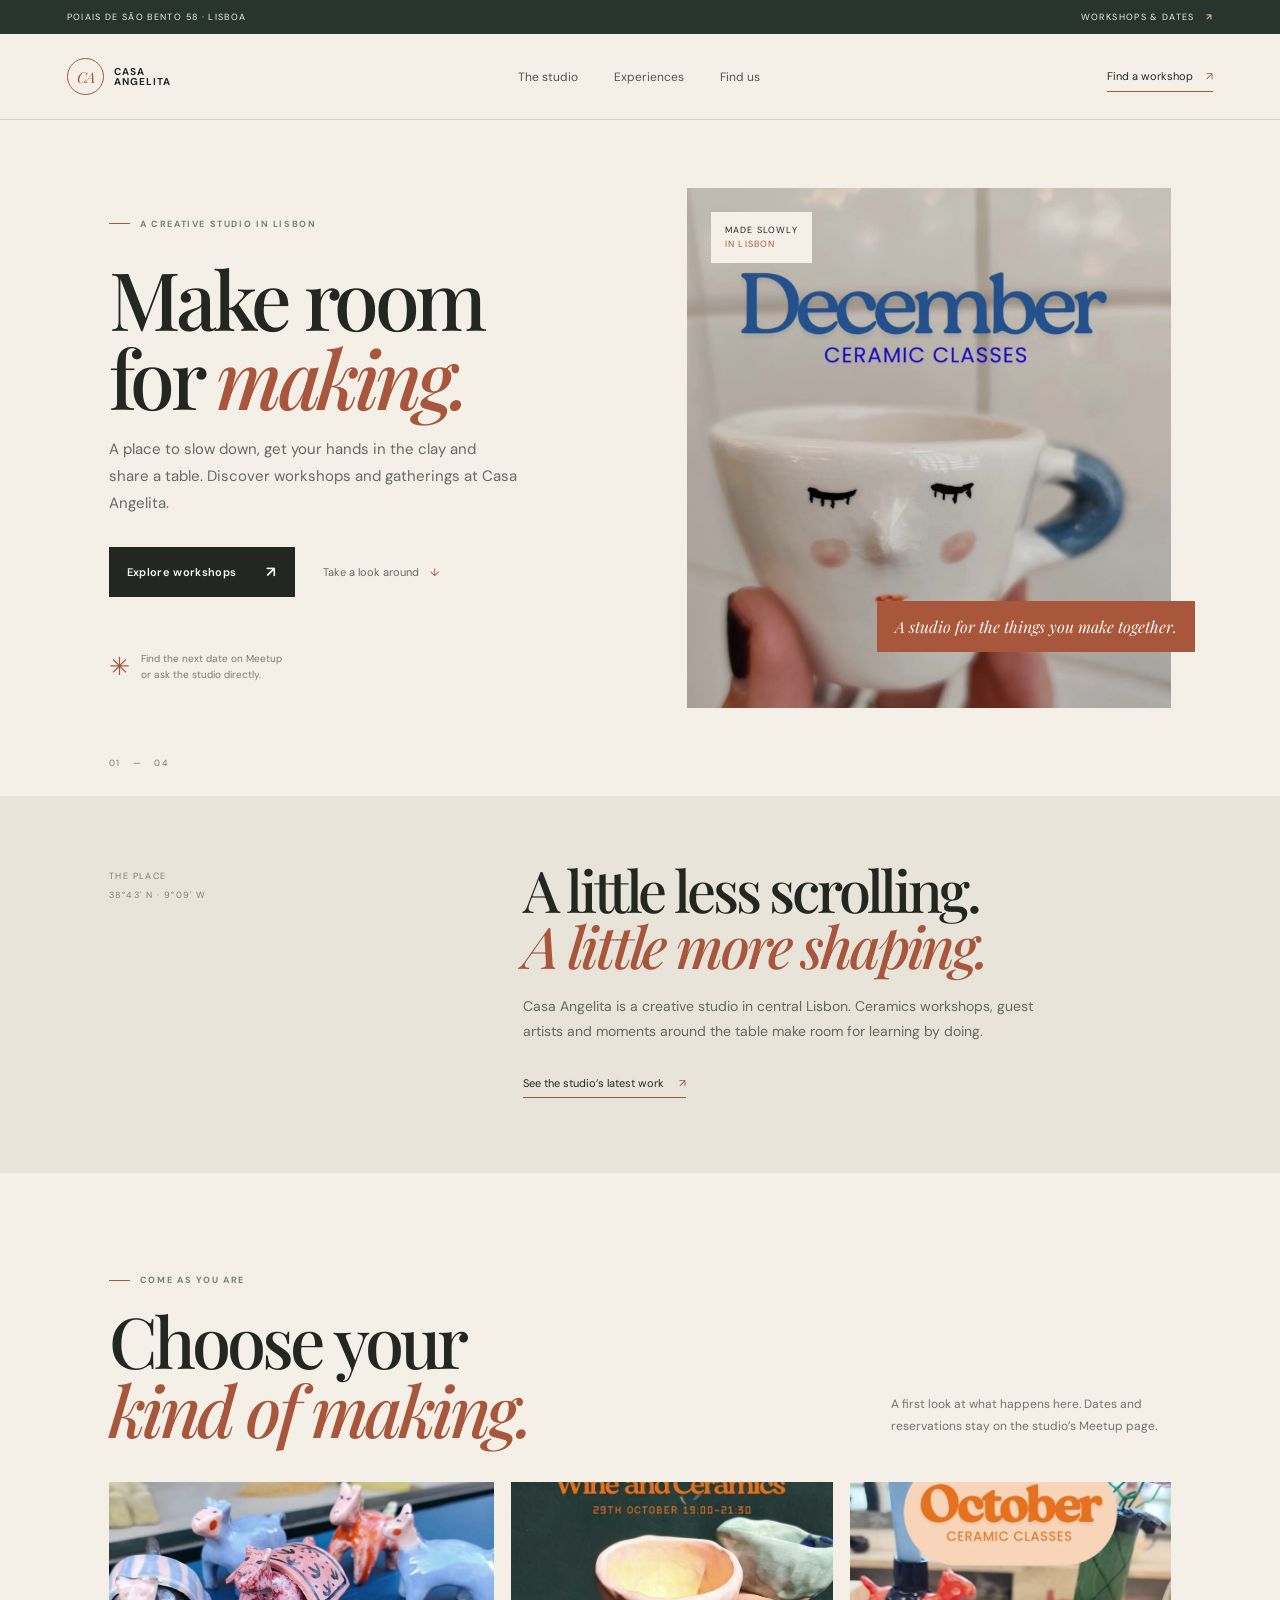
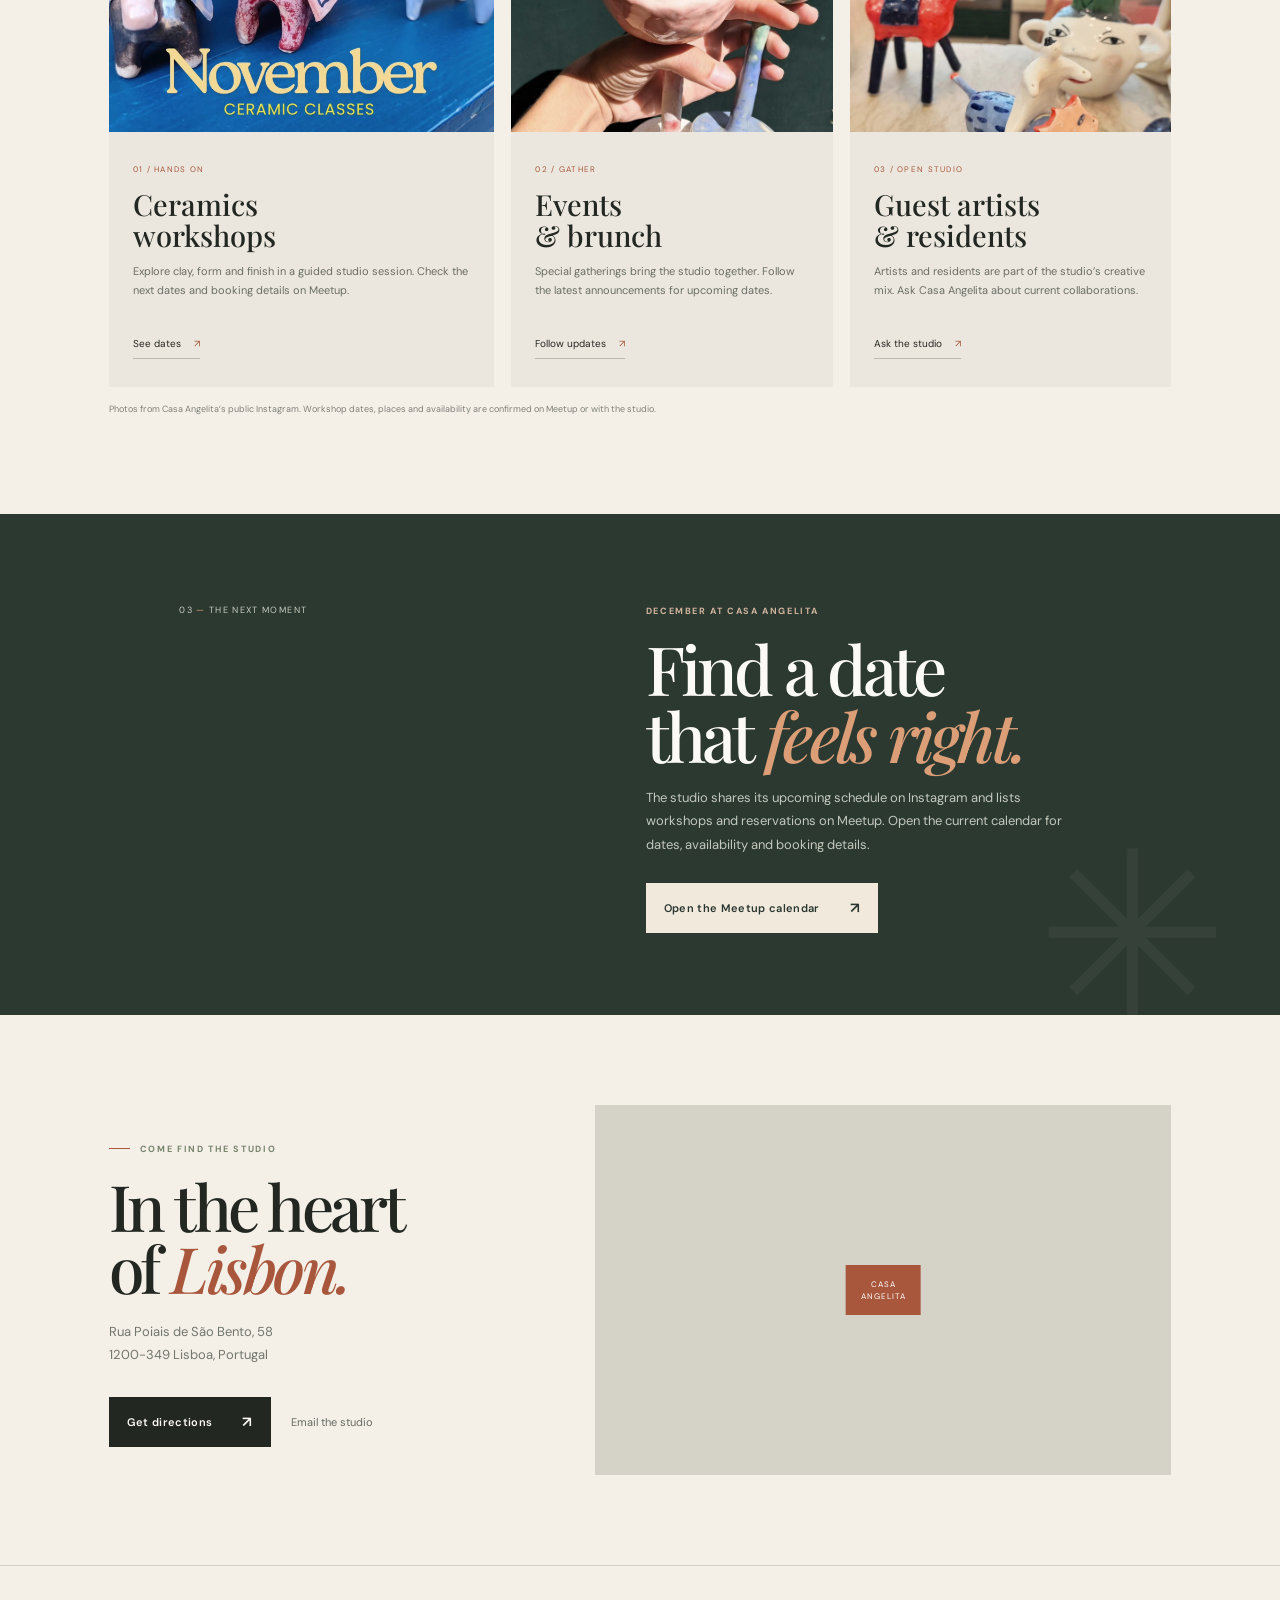
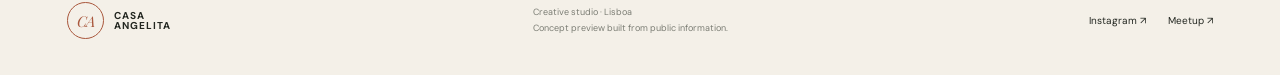
<file: index.html>
<!doctype html>
<html lang="en">
<head>
  <meta charset="utf-8"><meta name="viewport" content="width=device-width,initial-scale=1">
  <meta name="theme-color" content="#f4f0e8">
  <meta name="description" content="A concept preview for Casa Angelita, a creative studio in Lisbon for ceramics, workshops and shared moments.">
  <title>Casa Angelita — Make room for making</title>
  <link rel="preconnect" href="https://fonts.googleapis.com"><link rel="preconnect" href="https://fonts.gstatic.com" crossorigin>
  <link href="https://fonts.googleapis.com/css2?family=DM+Sans:wght@400;500;600;700&family=Playfair+Display:ital,wght@0,500;0,600;0,700;1,500;1,600&display=swap" rel="stylesheet">
  <link rel="stylesheet" href="style.css">
</head>
<body>
  <div class="topline"><span>POIAIS DE SÃO BENTO 58 · LISBOA</span><a href="https://www.meetup.com/casa-angelita-ceramics/" target="_blank" rel="noreferrer">WORKSHOPS & DATES <b>↗</b></a></div>
  <header class="site-header"><a class="wordmark" href="#top" aria-label="Casa Angelita home"><span class="mark">CA</span><span>CASA<br>ANGELITA</span></a><nav aria-label="Main navigation"><a href="#studio">The studio</a><a href="#experiences">Experiences</a><a href="#visit">Find us</a></nav><a class="nav-cta" href="https://www.meetup.com/casa-angelita-ceramics/" target="_blank" rel="noreferrer">Find a workshop <span>↗</span></a><button class="menu" aria-label="Open navigation" aria-expanded="false">☰</button></header>
  <main id="top">
    <section class="hero">
      <div class="hero-copy"><p class="eyebrow"><span></span> A CREATIVE STUDIO IN LISBON</p><h1>Make room<br>for <em>making.</em></h1><p class="intro">A place to slow down, get your hands in the clay and share a table. Discover workshops and gatherings at Casa Angelita.</p><div class="actions"><a class="button dark" href="https://www.meetup.com/casa-angelita-ceramics/" target="_blank" rel="noreferrer">Explore workshops <span>↗</span></a><a class="quiet-link" href="#experiences">Take a look around <span>↓</span></a></div><div class="hero-note"><span class="sun">✳</span><span>Find the next date on Meetup<br>or ask the studio directly.</span></div></div>
      <div class="hero-photo"><img src="assets/studio-cup.jpg" alt="Ceramic cup and handmade pottery at Casa Angelita, Instagram post from November 24, 2026"><div class="photo-stamp">MADE SLOWLY<br><span>IN LISBON</span></div><p class="photo-caption">A studio for the things you make together.</p></div>
      <div class="hero-index">01 <i>—</i> 04</div>
    </section>
    <section class="manifesto" id="studio"><div class="manifesto-label"><span>THE PLACE</span><span>38°43' N · 9°09' W</span></div><div class="manifesto-content"><h2>A little less scrolling.<br><em>A little more shaping.</em></h2><p>Casa Angelita is a creative studio in central Lisbon. Ceramics workshops, guest artists and moments around the table make room for learning by doing.</p><a class="under-link" href="https://www.instagram.com/casaangelita.ceramics/" target="_blank" rel="noreferrer">See the studio’s latest work <span>↗</span></a></div></section>
    <section class="experiences" id="experiences"><div class="section-head"><div><p class="eyebrow"><span></span> COME AS YOU ARE</p><h2>Choose your<br><em>kind of making.</em></h2></div><p class="section-side">A first look at what happens here. Dates and reservations stay on the studio’s Meetup page.</p></div><div class="experience-grid">
      <article class="experience featured"><div class="card-photo"><img src="assets/clay-form.jpg" alt="A hand-built ceramic piece featured by Casa Angelita in October 2026"></div><div class="card-copy"><span class="card-no">01 / HANDS ON</span><h3>Ceramics<br>workshops</h3><p>Explore clay, form and finish in a guided studio session. Check the next dates and booking details on Meetup.</p><a href="https://www.meetup.com/casa-angelita-ceramics/" target="_blank" rel="noreferrer" aria-label="See ceramics workshops on Meetup">See dates <span>↗</span></a></div></article>
      <article class="experience"><div class="card-photo"><img src="assets/tableware.jpg" alt="Ceramic tableware shown in a Casa Angelita post from October 2026"></div><div class="card-copy"><span class="card-no">02 / GATHER</span><h3>Events<br>& brunch</h3><p>Special gatherings bring the studio together. Follow the latest announcements for upcoming dates.</p><a href="https://www.instagram.com/casaangelita.ceramics/" target="_blank" rel="noreferrer">Follow updates <span>↗</span></a></div></article>
      <article class="experience"><div class="card-photo"><img src="assets/studio-detail.jpg" alt="An expressive ceramic piece shared by Casa Angelita"></div><div class="card-copy"><span class="card-no">03 / OPEN STUDIO</span><h3>Guest artists<br>& residents</h3><p>Artists and residents are part of the studio’s creative mix. Ask Casa Angelita about current collaborations.</p><a href="mailto:casaangelitalisboa@gmail.com?subject=Casa%20Angelita%20studio%20enquiry">Ask the studio <span>↗</span></a></div></article>
    </div><p class="image-note">Photos from Casa Angelita’s public Instagram. Workshop dates, places and availability are confirmed on Meetup or with the studio.</p></section>
    <section class="calendar"><div class="calendar-mark">03 <span>—</span> THE NEXT MOMENT</div><div><p class="eyebrow">DECEMBER AT CASA ANGELITA</p><h2>Find a date<br>that <em>feels right.</em></h2><p>The studio shares its upcoming schedule on Instagram and lists workshops and reservations on Meetup. Open the current calendar for dates, availability and booking details.</p><a class="button cream" href="https://www.meetup.com/casa-angelita-ceramics/" target="_blank" rel="noreferrer">Open the Meetup calendar <span>↗</span></a></div><div class="calendar-ornament" aria-hidden="true">✳</div></section>
    <section class="visit" id="visit"><div class="visit-copy"><p class="eyebrow"><span></span> COME FIND THE STUDIO</p><h2>In the heart<br>of <em>Lisbon.</em></h2><p>Rua Poiais de São Bento, 58<br>1200-349 Lisboa, Portugal</p><div class="actions"><a class="button dark" href="https://maps.google.com/?q=Rua+Poiais+de+S%C3%A3o+Bento+58,+1200-349+Lisboa" target="_blank" rel="noreferrer">Get directions <span>↗</span></a><a class="quiet-link" href="mailto:casaangelitalisboa@gmail.com">Email the studio</a></div></div><div class="map"><iframe title="Map to Casa Angelita in Lisbon" loading="lazy" src="https://maps.google.com/maps?q=Rua%20Poiais%20de%20S%C3%A3o%20Bento%2058%2C%201200-349%20Lisboa&amp;z=15&amp;output=embed" referrerpolicy="no-referrer-when-downgrade"></iframe><span class="map-pin">CASA<br>ANGELITA</span></div></section>
  </main>
  <footer><a class="wordmark" href="#top"><span class="mark">CA</span><span>CASA<br>ANGELITA</span></a><p>Creative studio · Lisboa<br>Concept preview built from public information.</p><div><a href="https://www.instagram.com/casaangelita.ceramics/" target="_blank" rel="noreferrer">Instagram ↗</a><a href="https://www.meetup.com/casa-angelita-ceramics/" target="_blank" rel="noreferrer">Meetup ↗</a></div></footer>
  <script src="script.js"></script>
</body>
</html>
</file>
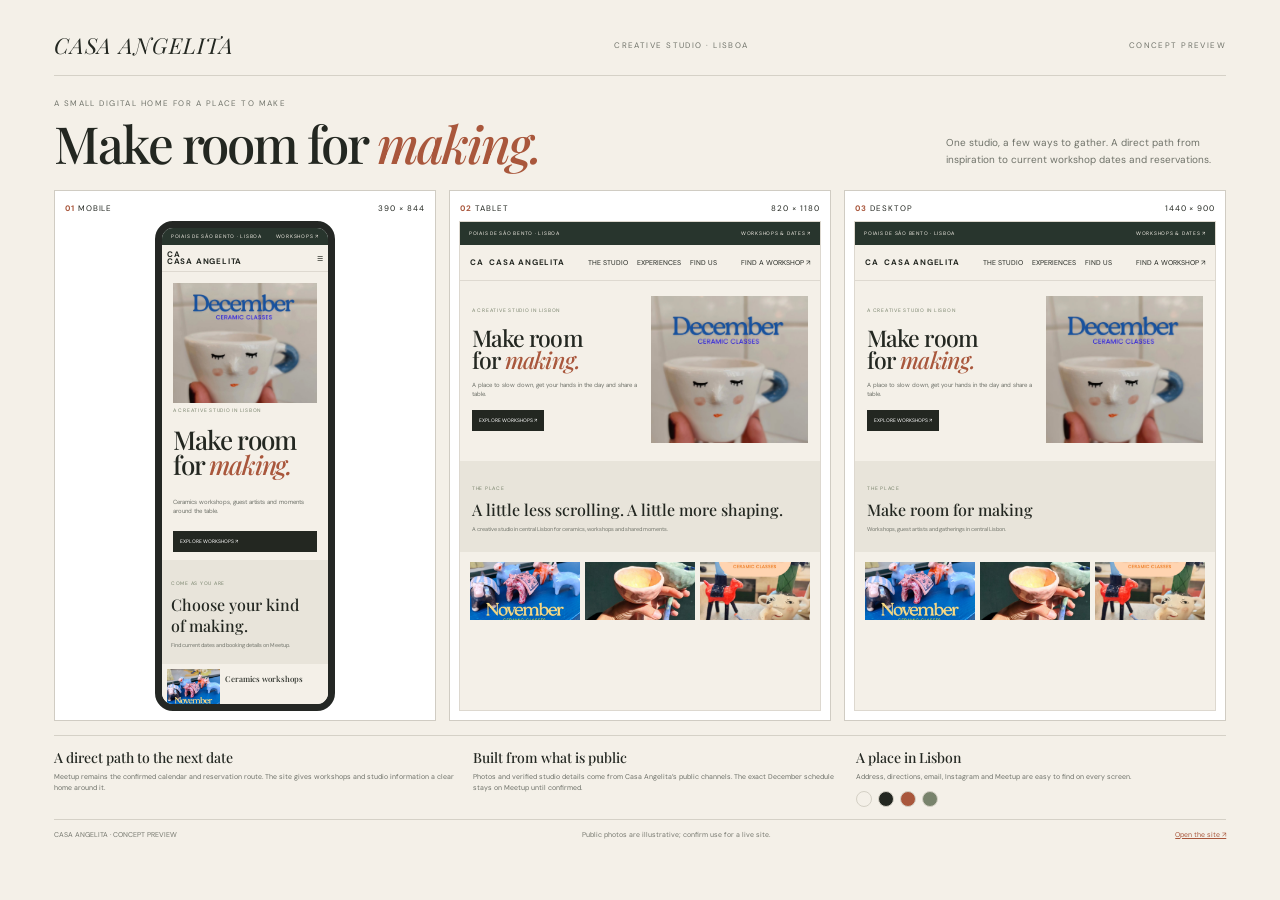
<file: arte/prancha.html>
<!doctype html><html lang="en"><head><meta charset="utf-8"><meta name="viewport" content="width=device-width,initial-scale=1"><title>Casa Angelita · Concept board</title><link rel="preconnect" href="https://fonts.googleapis.com"><link href="https://fonts.googleapis.com/css2?family=DM+Sans:wght@400;500;600;700&family=Playfair+Display:ital,wght@0,500;0,600;1,500&display=swap" rel="stylesheet"><style>
:root{--paper:#f4f0e8;--ink:#232721;--clay:#a9573c;--sage:#78836c;--line:#d5d1c7;--serif:'Playfair Display',Georgia,serif;--sans:'DM Sans',Arial,sans-serif}*{box-sizing:border-box}body{margin:0;background:#e1ded7;color:var(--ink);font-family:var(--sans)}.board{max-width:1500px;min-height:100vh;margin:auto;background:var(--paper);padding:30px 4.2vw 24px}.head{display:flex;justify-content:space-between;align-items:center;border-bottom:1px solid var(--line);padding-bottom:15px}.brand{font:italic 22px var(--serif);letter-spacing:.04em}.meta{font-size:8px;letter-spacing:.18em;color:#71746b}.intro{display:flex;justify-content:space-between;align-items:end;padding:22px 0}.intro h1{font:500 clamp(34px,4vw,58px)/.98 var(--serif);letter-spacing:-.04em;margin:10px 0 0}.intro h1 em{color:var(--clay)}.intro p{max-width:280px;font-size:10px;line-height:1.7;color:#6f7269;margin:0}.screens{display:grid;grid-template-columns:repeat(3,1fr);gap:13px}.device{background:#fff;border:1px solid #d0ccc3;padding:9px}.device-head{display:flex;justify-content:space-between;font-size:8px;letter-spacing:.12em;padding:3px 1px 8px}.device-head b{color:var(--clay)}.viewport{height:490px;border:1px solid #ddd8cf;overflow:hidden;background:var(--paper)}.mini-top{height:23px;background:#28352d;color:#f5f0e8;display:flex;justify-content:space-between;align-items:center;padding:0 9px;font-size:5px;letter-spacing:.15em}.mini-nav{height:36px;display:flex;justify-content:space-between;align-items:center;padding:0 10px;border-bottom:1px solid #ded9d0;font-size:7px}.mini-logo{font-size:8px;line-height:.9;font-weight:bold;letter-spacing:.1em}.mini-hero{height:180px;display:grid;grid-template-columns:1fr .9fr;gap:4px;padding:15px 12px}.mini-hero h2{font:500 23px/.95 var(--serif);letter-spacing:-.04em;margin:10px 0}.mini-hero h2 em{color:var(--clay)}.mini-hero p{font-size:6px;line-height:1.5;color:#6d7068}.mini-hero img{width:100%;height:147px;object-fit:cover}.mini-eyebrow{font-size:5px;color:var(--sage);letter-spacing:.15em}.mini-btn{display:inline-block;background:var(--ink);color:white;padding:7px;font-size:5px;margin-top:5px}.mini-section{background:#e8e4da;padding:13px 12px}.mini-section h3{font:500 16px var(--serif);margin:4px 0}.mini-section p{font-size:5.5px;color:#71746b;line-height:1.5}.mini-cards{display:grid;grid-template-columns:repeat(3,1fr);gap:5px;padding:10px}.mini-cards img{height:58px;width:100%;object-fit:cover}.mini-cards h4{font:500 8px var(--serif);margin:4px 0}.mobile .viewport{width:180px;height:490px;margin:0 auto;border:7px solid #242724;border-radius:18px;overflow:auto}.mobile .mini-top{height:17px}.mobile .mini-nav{height:27px;padding:0 5px}.mobile .mini-hero{height:288px;display:flex;flex-direction:column;padding:11px}.mobile .mini-hero h2{font-size:26px}.mobile .mini-hero img{order:-1;height:120px}.mobile .mini-hero p{font-size:6px}.mobile .mini-section{padding:9px}.mobile .mini-cards{display:block;padding:5px}.mobile .mini-cards article{display:grid;grid-template-columns:53px 1fr;gap:5px;margin-bottom:6px}.mobile .mini-cards img{height:45px}.notes{display:grid;grid-template-columns:1.1fr 1fr 1fr;gap:12px;border-top:1px solid var(--line);margin-top:14px;padding-top:12px}.note strong{font:500 14px var(--serif);display:block;margin-bottom:5px}.note p{font-size:7px;line-height:1.55;color:#6d7068;margin:0}.swatches{display:flex;gap:6px;margin-top:8px}.swatches i{width:16px;height:16px;border-radius:50%;display:block;border:1px solid #d4d0c5}.footer{border-top:1px solid var(--line);margin-top:12px;padding-top:10px;display:flex;justify-content:space-between;font-size:7px;color:#76786f}.footer a{color:var(--clay)}@media(max-width:760px){.board{padding:20px 14px}.head .meta:nth-child(2){display:none}.intro{display:block}.intro p{margin-top:12px}.screens{grid-template-columns:1fr}.device.mobile{order:0}.viewport{height:420px}.device.mobile .viewport{height:500px}.notes{grid-template-columns:1fr}.footer{gap:10px;flex-wrap:wrap}}
</style></head><body><main class="board"><header class="head"><div class="brand">CASA ANGELITA</div><div class="meta">CREATIVE STUDIO · LISBOA</div><div class="meta">CONCEPT PREVIEW</div></header><section class="intro"><div><div class="meta">A SMALL DIGITAL HOME FOR A PLACE TO MAKE</div><h1>Make room for <em>making.</em></h1></div><p>One studio, a few ways to gather. A direct path from inspiration to current workshop dates and reservations.</p></section><section class="screens">
<article class="device mobile"><div class="device-head"><span><b>01</b> MOBILE</span><span>390 × 844</span></div><div class="viewport"><div class="mini-top">POIAIS DE SÃO BENTO · LISBOA <span>WORKSHOPS ↗</span></div><div class="mini-nav"><span class="mini-logo">CA<br>CASA ANGELITA</span><span>☰</span></div><div class="mini-hero"><img src="../assets/studio-cup.jpg" alt=""><span class="mini-eyebrow">A CREATIVE STUDIO IN LISBON</span><h2>Make room<br>for <em>making.</em></h2><p>Ceramics workshops, guest artists and moments around the table.</p><span class="mini-btn">EXPLORE WORKSHOPS ↗</span></div><div class="mini-section"><span class="mini-eyebrow">COME AS YOU ARE</span><h3>Choose your kind<br>of making.</h3><p>Find current dates and booking details on Meetup.</p></div><div class="mini-cards"><article><img src="../assets/clay-form.jpg" alt=""><div><h4>Ceramics workshops</h4><p>See upcoming sessions ↗</p></div></article><article><img src="../assets/tableware.jpg" alt=""><div><h4>Events & brunch</h4><p>Follow announcements ↗</p></div></article><article><img src="../assets/studio-detail.jpg" alt=""><div><h4>Guest artists</h4><p>Ask the studio ↗</p></div></article></div></div></article>
<article class="device"><div class="device-head"><span><b>02</b> TABLET</span><span>820 × 1180</span></div><div class="viewport"><div class="mini-top">POIAIS DE SÃO BENTO · LISBOA <span>WORKSHOPS & DATES ↗</span></div><div class="mini-nav"><span class="mini-logo">CA&nbsp; CASA ANGELITA</span><span>THE STUDIO　 EXPERIENCES　 FIND US</span><span>FIND A WORKSHOP ↗</span></div><div class="mini-hero"><div><span class="mini-eyebrow">A CREATIVE STUDIO IN LISBON</span><h2>Make room<br>for <em>making.</em></h2><p>A place to slow down, get your hands in the clay and share a table.</p><span class="mini-btn">EXPLORE WORKSHOPS ↗</span></div><img src="../assets/studio-cup.jpg" alt=""></div><div class="mini-section"><span class="mini-eyebrow">THE PLACE</span><h3>A little less scrolling. A little more shaping.</h3><p>A creative studio in central Lisbon for ceramics, workshops and shared moments.</p></div><div class="mini-cards"><img src="../assets/clay-form.jpg" alt=""><img src="../assets/tableware.jpg" alt=""><img src="../assets/studio-detail.jpg" alt=""></div></div></article>
<article class="device"><div class="device-head"><span><b>03</b> DESKTOP</span><span>1440 × 900</span></div><div class="viewport"><div class="mini-top">POIAIS DE SÃO BENTO · LISBOA <span>WORKSHOPS & DATES ↗</span></div><div class="mini-nav"><span class="mini-logo">CA&nbsp; CASA ANGELITA</span><span>THE STUDIO　 EXPERIENCES　 FIND US</span><span>FIND A WORKSHOP ↗</span></div><div class="mini-hero"><div><span class="mini-eyebrow">A CREATIVE STUDIO IN LISBON</span><h2>Make room<br>for <em>making.</em></h2><p>A place to slow down, get your hands in the clay and share a table.</p><span class="mini-btn">EXPLORE WORKSHOPS ↗</span></div><img src="../assets/studio-cup.jpg" alt=""></div><div class="mini-section"><span class="mini-eyebrow">THE PLACE</span><h3>Make room for making</h3><p>Workshops, guest artists and gatherings in central Lisbon.</p></div><div class="mini-cards"><img src="../assets/clay-form.jpg" alt=""><img src="../assets/tableware.jpg" alt=""><img src="../assets/studio-detail.jpg" alt=""></div></div></article>
</section><section class="notes"><article class="note"><strong>A direct path to the next date</strong><p>Meetup remains the confirmed calendar and reservation route. The site gives workshops and studio information a clear home around it.</p></article><article class="note"><strong>Built from what is public</strong><p>Photos and verified studio details come from Casa Angelita’s public channels. The exact December schedule stays on Meetup until confirmed.</p></article><article class="note"><strong>A place in Lisbon</strong><p>Address, directions, email, Instagram and Meetup are easy to find on every screen.</p><div class="swatches"><i style="background:#f4f0e8"></i><i style="background:#232721"></i><i style="background:#a9573c"></i><i style="background:#78836c"></i></div></article></section><footer class="footer"><span>CASA ANGELITA · CONCEPT PREVIEW</span><span>Public photos are illustrative; confirm use for a live site.</span><a href="../index.html">Open the site ↗</a></footer></main></body></html>
</file>
<file: style.css>
:root{--paper:#f4f0e8;--ink:#232721;--muted:#73766c;--clay:#a9573c;--rust:#713d2f;--sage:#78836c;--line:#d5d1c7;--white:#fbfaf6;--serif:'Playfair Display',Georgia,serif;--sans:'DM Sans',Arial,sans-serif}*{box-sizing:border-box}html{scroll-behavior:smooth}body{margin:0;background:var(--paper);color:var(--ink);font-family:var(--sans);-webkit-font-smoothing:antialiased}a{color:inherit;text-decoration:none}.topline{height:34px;padding:0 5.2vw;display:flex;align-items:center;justify-content:space-between;background:#28352d;color:#f4f0e8;font-size:9px;letter-spacing:.15em}.topline b{color:#e2ae80;margin-left:8px}.site-header{height:86px;padding:0 5.2vw;display:flex;align-items:center;justify-content:space-between;border-bottom:1px solid var(--line)}.wordmark{display:flex;align-items:center;gap:10px;font-size:10px;line-height:.95;font-weight:700;letter-spacing:.1em}.mark{width:37px;height:37px;border:1px solid var(--clay);border-radius:50%;display:grid;place-items:center;color:var(--clay);font:italic 15px var(--serif);letter-spacing:-.08em}.site-header nav{display:flex;gap:36px;font-size:12px;color:#52564f}.nav-cta{font-size:11px;border-bottom:1px solid var(--clay);padding:8px 0}.nav-cta span{color:var(--clay);margin-left:10px}.menu{display:none;border:0;background:none;font-size:24px;color:var(--ink)}.hero{position:relative;min-height:650px;padding:68px 8.5vw 88px;display:grid;grid-template-columns:1.03fr .97fr;gap:5vw;align-items:center;overflow:hidden}.hero-copy{max-width:560px}.eyebrow{font-size:9px;letter-spacing:.18em;color:var(--sage);font-weight:700;display:flex;align-items:center;gap:10px}.eyebrow span{width:21px;height:1px;background:var(--clay);display:inline-block}.hero h1,.section-head h2,.manifesto h2,.calendar h2,.visit h2{font:500 clamp(54px,6.3vw,92px)/.98 var(--serif);letter-spacing:-.055em;margin:28px 0 20px}.hero h1 em,.manifesto h2 em,.section-head h2 em,.calendar h2 em,.visit h2 em{color:var(--clay);font-weight:500}.intro{font-size:15px;line-height:1.8;color:#666a62;max-width:410px}.actions{display:flex;align-items:center;gap:28px;margin-top:30px}.button{display:inline-flex;align-items:center;justify-content:space-between;gap:30px;padding:15px 18px;font-size:11px;font-weight:600;letter-spacing:.03em}.button span{font-size:15px}.button.dark{background:var(--ink);color:var(--white)}.quiet-link{font-size:11px;color:#656a61}.quiet-link span{margin-left:8px;color:var(--clay)}.hero-note{display:flex;align-items:center;gap:11px;margin-top:50px;color:#777a70;font-size:10px;line-height:1.6}.sun{font-size:25px;color:var(--clay)}.hero-photo{position:relative;height:min(520px,55vw);min-height:380px;background:#cfc8b6}.hero-photo img,.card-photo img{width:100%;height:100%;object-fit:cover;display:block}.hero-photo img{object-position:center 54%;filter:saturate(.78)}.photo-stamp{position:absolute;top:24px;left:24px;background:var(--paper);padding:12px 14px;font-size:9px;letter-spacing:.13em;line-height:1.5}.photo-stamp span{color:var(--clay)}.photo-caption{position:absolute;right:-24px;bottom:40px;background:var(--clay);color:#fff8ee;padding:15px 18px;font:italic 16px var(--serif)}.hero-index{position:absolute;bottom:27px;left:8.5vw;font-size:9px;letter-spacing:.18em;color:var(--muted)}.hero-index i{color:var(--clay);font-style:normal;padding:0 8px}.manifesto{background:#e8e4da;padding:65px 8.5vw 75px;display:grid;grid-template-columns:1fr 2fr;gap:7vw}.manifesto-label{display:flex;flex-direction:column;gap:7px;font-size:9px;letter-spacing:.16em;color:var(--sage);padding-top:9px}.manifesto h2{font-size:clamp(38px,4.5vw,63px);margin:0 0 20px}.manifesto-content p{max-width:545px;color:#646960;line-height:1.8;font-size:14px}.under-link{display:inline-block;margin-top:18px;font-size:11px;border-bottom:1px solid var(--clay);padding-bottom:7px}.under-link span{color:var(--clay);padding-left:12px}.experiences{padding:92px 8.5vw 90px}.section-head{display:flex;justify-content:space-between;align-items:end;margin-bottom:38px}.section-head h2{font-size:clamp(48px,5.5vw,74px);margin:20px 0 0}.section-side{max-width:280px;color:#70746b;font-size:12px;line-height:1.8;margin-bottom:7px}.experience-grid{display:grid;grid-template-columns:1.2fr 1fr 1fr;gap:17px}.experience{background:#ebe7de;min-width:0}.card-photo{height:250px;overflow:hidden;background:#d1c8bb}.card-photo img{transition:transform .65s cubic-bezier(.2,.7,.2,1);filter:saturate(.8)}.experience:hover .card-photo img{transform:scale(1.035)}.card-copy{padding:24px 24px 28px}.card-no{font-size:8px;letter-spacing:.16em;color:var(--clay)}.card-copy h3{font:500 29px/1.05 var(--serif);margin:12px 0}.card-copy p{font-size:11px;line-height:1.7;color:#6a6e65;min-height:58px}.card-copy>a{font-size:10px;border-bottom:1px solid #beb9ad;padding-bottom:8px;display:inline-block;margin-top:5px}.card-copy>a span{color:var(--clay);margin-left:10px}.image-note{font-size:9px;color:#7e8078;margin-top:16px}.calendar{position:relative;background:#2c3931;color:var(--white);padding:82px 14vw;display:grid;grid-template-columns:.8fr 1fr;gap:8vw;overflow:hidden}.calendar-mark{font-size:9px;letter-spacing:.15em;color:#c9cbbf;padding-top:8px}.calendar-mark span{color:#db9e77}.calendar .eyebrow{color:#d2b59d}.calendar h2{font-size:clamp(46px,5.3vw,73px);margin:18px 0}.calendar h2 em{color:#db9e77}.calendar p:not(.eyebrow){font-size:13px;line-height:1.8;color:#c3c8bd;max-width:430px}.button.cream{background:#f0e9dc;color:#29352e;margin-top:14px}.calendar-ornament{position:absolute;right:4vw;bottom:-72px;font-size:230px;color:rgba(255,255,255,.045)}.visit{padding:90px 8.5vw;display:grid;grid-template-columns:.8fr 1.2fr;gap:8vw;align-items:center}.visit h2{font-size:clamp(48px,5vw,70px);margin:20px 0}.visit-copy>p:not(.eyebrow){color:#72766d;font-size:13px;line-height:1.8}.visit .actions{flex-wrap:wrap;gap:20px}.map{height:370px;position:relative;background:#d5d2c7}.map iframe{border:0;width:100%;height:100%;filter:grayscale(.6) sepia(.1)}.map-pin{position:absolute;top:50%;left:50%;transform:translate(-50%,-50%);padding:13px 15px;background:var(--clay);color:white;font-size:8px;letter-spacing:.12em;text-align:center;line-height:1.5;pointer-events:none}footer{border-top:1px solid var(--line);padding:30px 5.2vw;display:flex;justify-content:space-between;align-items:center}footer p{font-size:9px;line-height:1.7;color:#7b7d74}footer div{display:flex;gap:22px;font-size:10px}
@media(max-width:900px){.hero{padding-left:6vw;padding-right:6vw;gap:4vw;min-height:580px}.hero-photo{min-height:340px}.manifesto,.experiences,.visit{padding-left:6vw;padding-right:6vw}.experience-grid{grid-template-columns:1fr 1fr}.experience.featured{grid-row:span 2}.experience.featured .card-photo{height:calc(100% - 170px);min-height:340px}.card-photo{height:215px}.calendar{padding-left:9vw;padding-right:9vw}.hero-index{left:6vw}}
@media(max-width:640px){.topline{padding:0 18px;height:31px;font-size:7px}.site-header{height:70px;padding:0 18px}.site-header nav,.nav-cta{display:none}.menu{display:block}.hero{display:flex;flex-direction:column;align-items:stretch;padding:42px 18px 68px;gap:30px}.hero h1{font-size:clamp(54px,16vw,78px);margin:22px 0 16px}.intro{font-size:14px}.actions{gap:18px;flex-wrap:wrap;margin-top:24px}.button{padding:14px 15px;gap:20px}.hero-note{margin-top:25px}.hero-photo{height:108vw;min-height:360px;max-height:520px;width:88%;margin-left:auto}.photo-caption{right:-20px;bottom:28px;font-size:14px}.photo-stamp{top:16px;left:15px}.hero-index{left:18px;bottom:26px}.manifesto{padding:44px 20px 50px;display:block}.manifesto-label{flex-direction:row;justify-content:space-between;padding:0 0 28px}.manifesto h2{font-size:42px}.manifesto-content p{font-size:13px}.experiences{padding:66px 18px}.section-head{display:block;margin-bottom:25px}.section-head h2{font-size:52px}.section-side{margin-top:17px}.experience-grid{display:flex;flex-direction:column;gap:13px}.experience.featured{display:block}.experience.featured .card-photo,.card-photo{height:255px;min-height:0}.card-copy{padding:20px}.card-copy h3{font-size:27px}.card-copy p{min-height:0}.calendar{padding:58px 22px 63px;display:block}.calendar-mark{margin-bottom:42px}.calendar h2{font-size:53px}.calendar-ornament{font-size:150px;right:-7px;bottom:-46px}.visit{padding:64px 18px 54px;display:flex;flex-direction:column;align-items:stretch;gap:31px}.visit h2{font-size:54px}.map{height:290px}.visit .actions{align-items:flex-start;flex-direction:column}footer{padding:26px 18px;display:grid;grid-template-columns:1fr 1fr;gap:18px}footer p{grid-row:2;margin:0}footer div{grid-column:2;grid-row:1/3;flex-direction:column;align-items:flex-end;gap:12px}}
@media(prefers-reduced-motion:reduce){html{scroll-behavior:auto}*,*::before,*::after{transition-duration:.01ms!important;animation-duration:.01ms!important;animation-iteration-count:1!important}}

.mobile-nav{display:flex;position:absolute;z-index:10;left:0;right:0;top:101px;background:var(--paper);padding:16px 20px 20px;flex-direction:column;gap:15px;border-bottom:1px solid var(--line);font-size:13px}.mobile-nav[hidden]{display:none}
</file>
